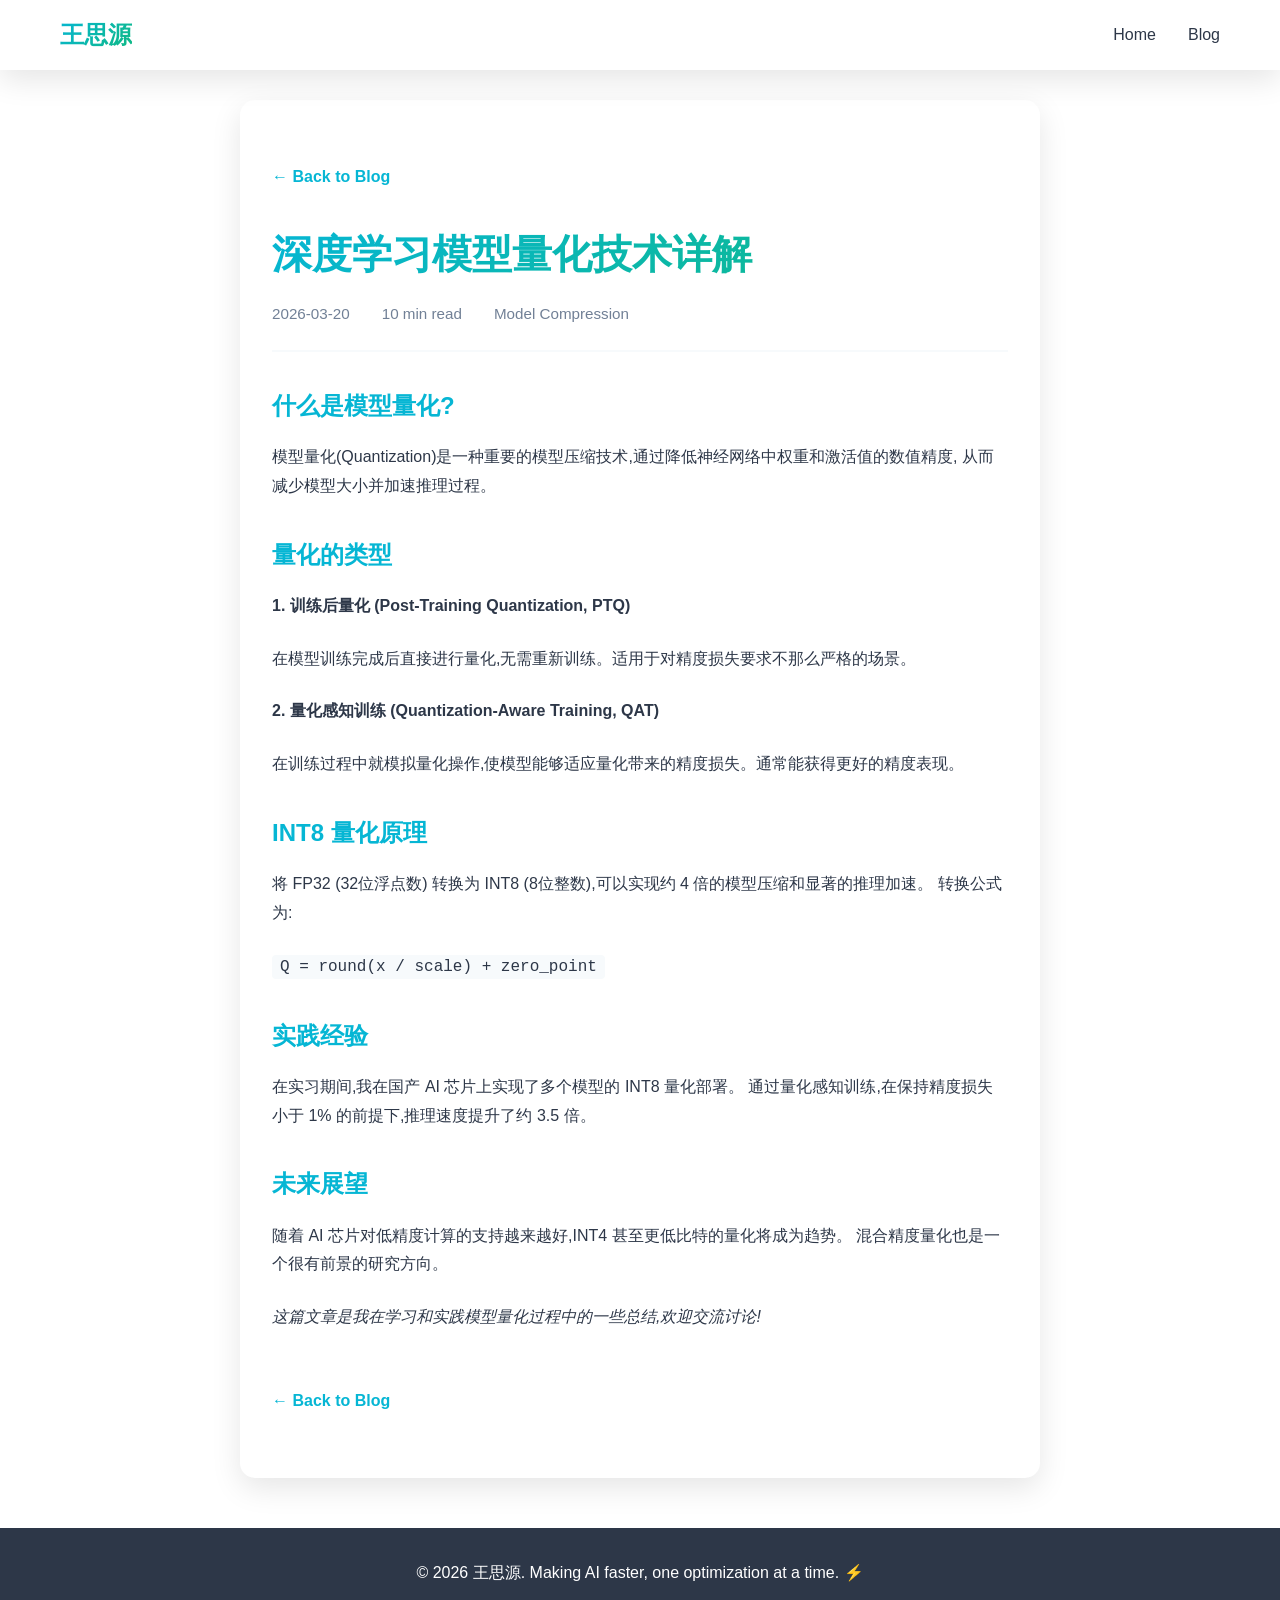
<file: blog/quantization.html>
<!DOCTYPE html>
<html lang="zh-CN">
<head>
    <meta charset="UTF-8">
    <meta name="viewport" content="width=device-width, initial-scale=1.0">
    <title>深度学习模型量化技术详解 | 王思源</title>
    <link rel="stylesheet" href="../styles.css">
    <style>
        .article {
            max-width: 800px;
            margin: 100px auto 50px;
            padding: 2rem;
            background: white;
            border-radius: 15px;
            box-shadow: var(--shadow);
        }
        .article-header {
            margin-bottom: 2rem;
            padding-bottom: 1.5rem;
            border-bottom: 2px solid var(--bg-light);
        }
        .article-title {
            font-size: 2.5rem;
            margin-bottom: 1rem;
            background: linear-gradient(135deg, var(--primary-color), var(--secondary-color));
            -webkit-background-clip: text;
            -webkit-text-fill-color: transparent;
        }
        .article-meta {
            color: var(--text-light);
            display: flex;
            gap: 2rem;
            font-size: 0.95rem;
        }
        .article-content {
            line-height: 1.8;
            color: var(--text-dark);
        }
        .article-content h2 {
            margin: 2rem 0 1rem;
            color: var(--primary-color);
        }
        .article-content p {
            margin-bottom: 1.5rem;
        }
        .article-content code {
            background: var(--bg-light);
            padding: 0.2rem 0.5rem;
            border-radius: 4px;
            font-family: 'Courier New', monospace;
        }
        .back-link {
            display: inline-block;
            margin: 2rem 0;
            color: var(--primary-color);
            text-decoration: none;
            font-weight: 600;
        }
        .back-link:hover {
            color: var(--secondary-color);
        }
    </style>
</head>
<body>
    <nav class="navbar">
        <div class="container">
            <div class="nav-brand">王思源</div>
            <ul class="nav-menu">
                <li><a href="../index.html#home" class="nav-link">Home</a></li>
                <li><a href="../index.html#blog" class="nav-link">Blog</a></li>
            </ul>
        </div>
    </nav>

    <div class="article container">
        <a href="../index.html#blog" class="back-link">← Back to Blog</a>
        
        <div class="article-header">
            <h1 class="article-title">深度学习模型量化技术详解</h1>
            <div class="article-meta">
                <span><i class="far fa-calendar"></i> 2026-03-20</span>
                <span><i class="far fa-clock"></i> 10 min read</span>
                <span><i class="fas fa-tag"></i> Model Compression</span>
            </div>
        </div>

        <div class="article-content">
            <h2>什么是模型量化?</h2>
            <p>
                模型量化(Quantization)是一种重要的模型压缩技术,通过降低神经网络中权重和激活值的数值精度,
                从而减少模型大小并加速推理过程。
            </p>

            <h2>量化的类型</h2>
            <p><strong>1. 训练后量化 (Post-Training Quantization, PTQ)</strong></p>
            <p>
                在模型训练完成后直接进行量化,无需重新训练。适用于对精度损失要求不那么严格的场景。
            </p>

            <p><strong>2. 量化感知训练 (Quantization-Aware Training, QAT)</strong></p>
            <p>
                在训练过程中就模拟量化操作,使模型能够适应量化带来的精度损失。通常能获得更好的精度表现。
            </p>

            <h2>INT8 量化原理</h2>
            <p>
                将 FP32 (32位浮点数) 转换为 INT8 (8位整数),可以实现约 4 倍的模型压缩和显著的推理加速。
                转换公式为:
            </p>
            <p><code>Q = round(x / scale) + zero_point</code></p>

            <h2>实践经验</h2>
            <p>
                在实习期间,我在国产 AI 芯片上实现了多个模型的 INT8 量化部署。
                通过量化感知训练,在保持精度损失小于 1% 的前提下,推理速度提升了约 3.5 倍。
            </p>

            <h2>未来展望</h2>
            <p>
                随着 AI 芯片对低精度计算的支持越来越好,INT4 甚至更低比特的量化将成为趋势。
                混合精度量化也是一个很有前景的研究方向。
            </p>

            <p><em>这篇文章是我在学习和实践模型量化过程中的一些总结,欢迎交流讨论!</em></p>
        </div>

        <a href="../index.html#blog" class="back-link">← Back to Blog</a>
    </div>

    <footer class="footer">
        <div class="container">
            <p>&copy; 2026 王思源. Making AI faster, one optimization at a time. ⚡</p>
        </div>
    </footer>
</body>
</html>
</file>
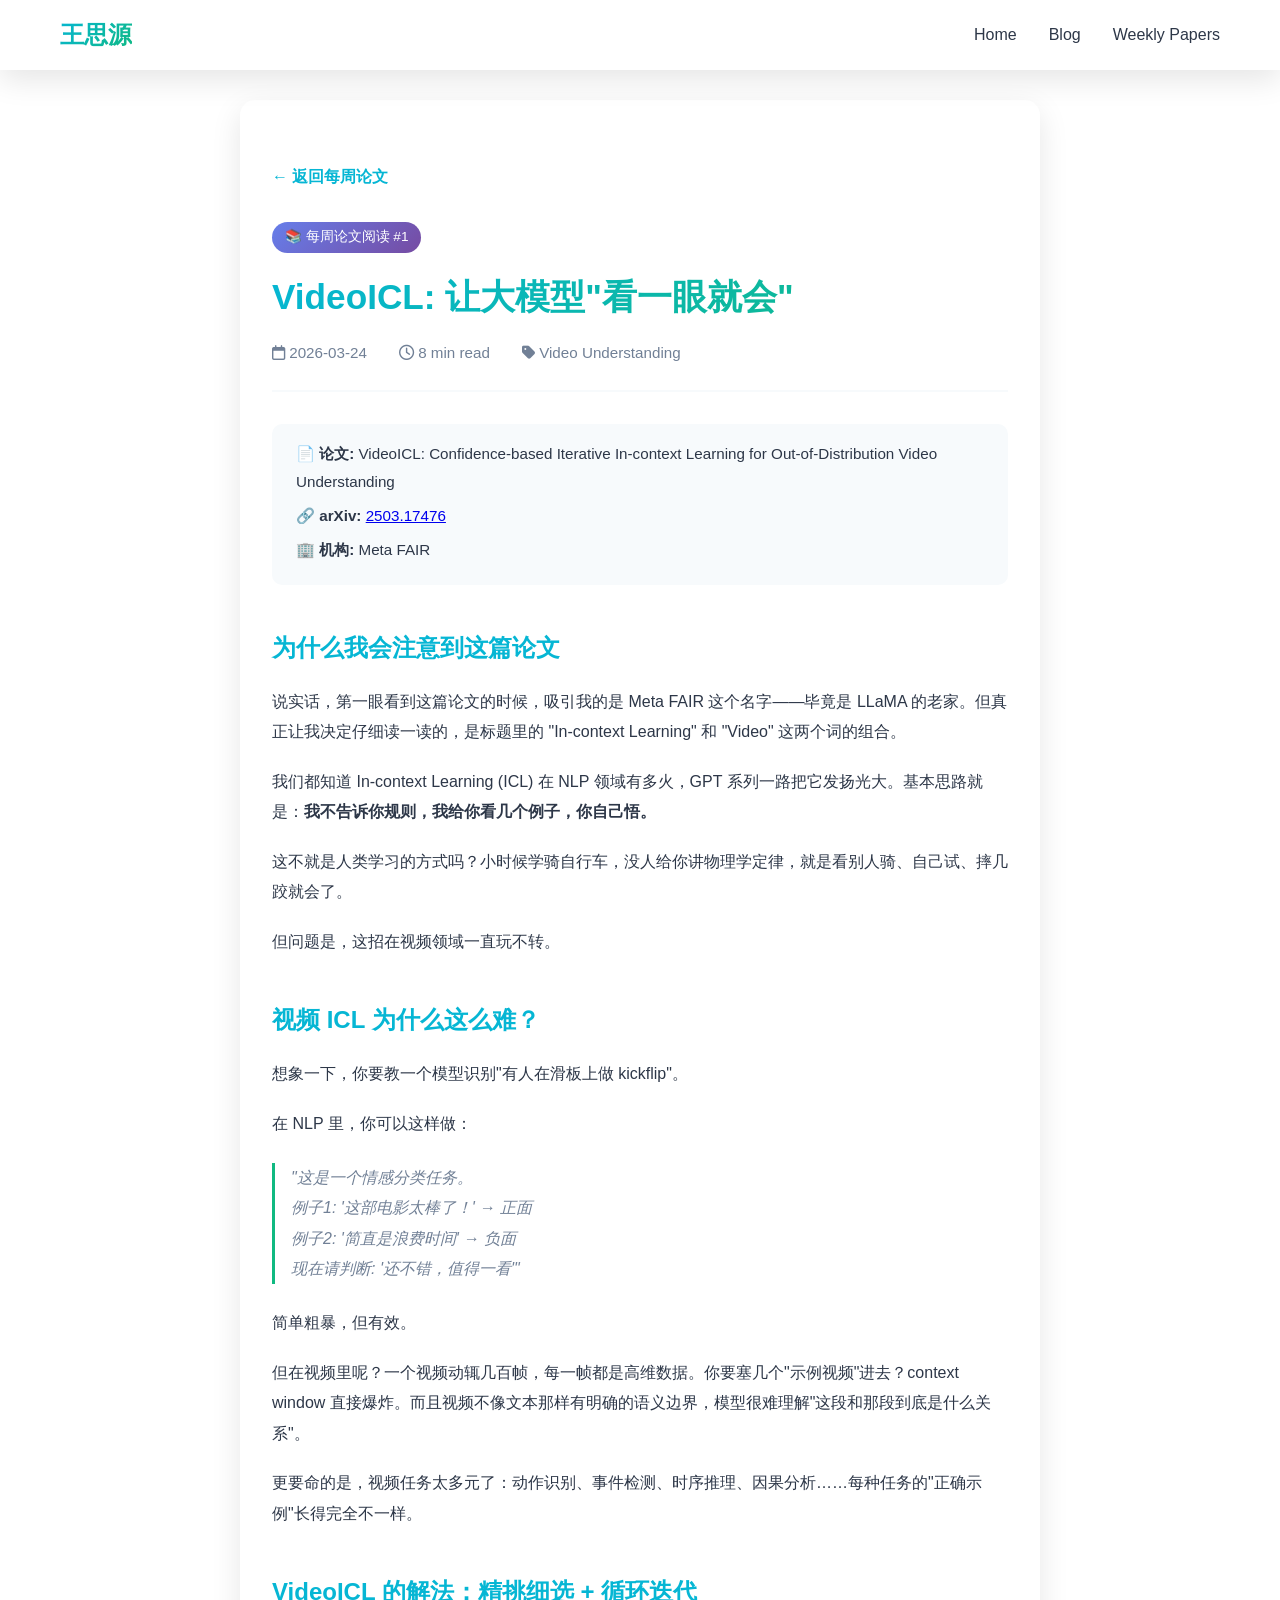
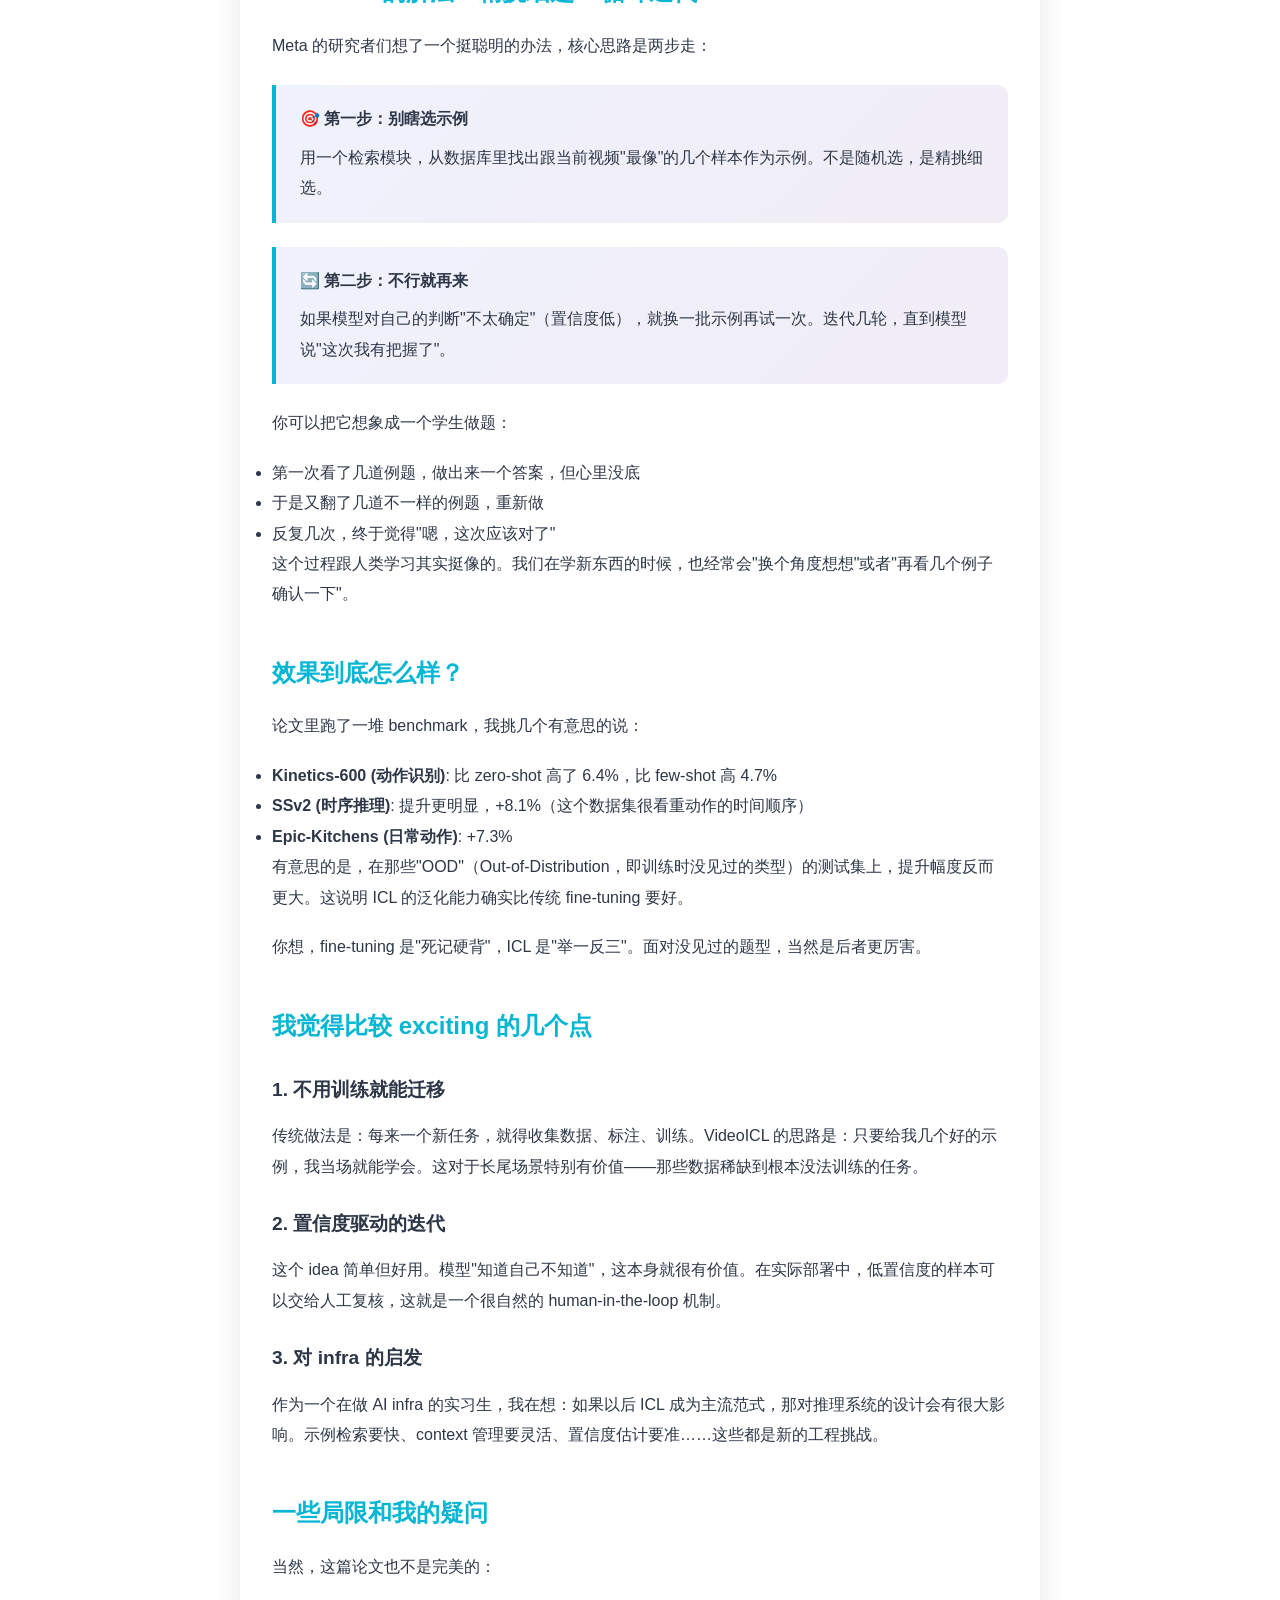
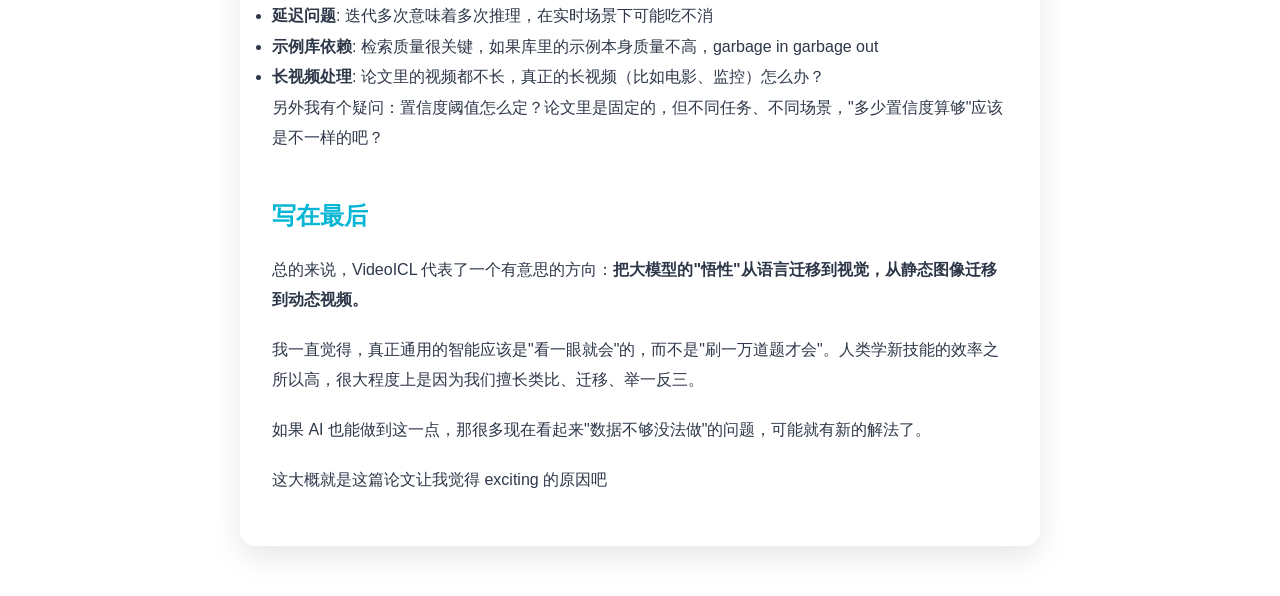
<file: blog/weekly-papers/videoicl.html>
<!DOCTYPE html>
<html lang="zh-CN">
<head>
    <meta charset="UTF-8">
    <meta name="viewport" content="width=device-width, initial-scale=1.0">
    <title>VideoICL: 让大模型"看一眼就会" | 每周论文阅读 | 王思源</title>
    <link rel="stylesheet" href="../../styles.css">
    <link rel="stylesheet" href="https://cdnjs.cloudflare.com/ajax/libs/font-awesome/6.4.0/css/all.min.css">
    <style>
        .article {
            max-width: 800px;
            margin: 100px auto 50px;
            padding: 2rem;
            background: white;
            border-radius: 15px;
            box-shadow: var(--shadow);
        }
        .article-header {
            margin-bottom: 2rem;
            padding-bottom: 1.5rem;
            border-bottom: 2px solid var(--bg-light);
        }
        .article-title {
            font-size: 2.2rem;
            margin-bottom: 1rem;
            background: linear-gradient(135deg, var(--primary-color), var(--secondary-color));
            -webkit-background-clip: text;
            -webkit-text-fill-color: transparent;
            background-clip: text;
        }
        .article-meta {
            color: var(--text-light);
            display: flex;
            gap: 2rem;
            flex-wrap: wrap;
            font-size: 0.95rem;
        }
        .article-content {
            line-height: 1.9;
            color: var(--text-dark);
        }
        .article-content h2 {
            margin: 2.5rem 0 1rem;
            color: var(--primary-color);
            font-size: 1.5rem;
        }
        .article-content h3 {
            margin: 1.5rem 0 0.8rem;
            color: var(--text-dark);
            font-size: 1.2rem;
        }
        .article-content p {
            margin-bottom: 1.2rem;
        }
        .article-content code {
            background: var(--bg-light);
            padding: 0.2rem 0.5rem;
            border-radius: 4px;
            font-family: 'Courier New', monospace;
            font-size: 0.9em;
        }
        .back-link {
            display: inline-block;
            margin: 2rem 0;
            color: var(--primary-color);
            text-decoration: none;
            font-weight: 600;
        }
        .back-link:hover {
            color: var(--secondary-color);
        }
        .highlight-box {
            background: linear-gradient(135deg, rgba(102, 126, 234, 0.1), rgba(118, 75, 162, 0.1));
            border-left: 4px solid var(--primary-color);
            padding: 1.2rem 1.5rem;
            margin: 1.5rem 0;
            border-radius: 0 10px 10px 0;
        }
        .highlight-box p {
            margin-bottom: 0.5rem;
        }
        .highlight-box p:last-child {
            margin-bottom: 0;
        }
        .paper-info {
            background: var(--bg-light);
            padding: 1rem 1.5rem;
            border-radius: 10px;
            margin: 1.5rem 0;
            font-size: 0.95rem;
        }
        .paper-info p {
            margin-bottom: 0.3rem;
        }
        .emoji-point {
            font-size: 1.1em;
        }
        blockquote {
            border-left: 3px solid var(--secondary-color);
            padding-left: 1rem;
            margin: 1.5rem 0;
            color: var(--text-light);
            font-style: italic;
        }
        .series-tag {
            display: inline-block;
            background: linear-gradient(135deg, #667eea, #764ba2);
            color: white;
            padding: 0.3rem 0.8rem;
            border-radius: 20px;
            font-size: 0.85rem;
            margin-bottom: 1rem;
        }
    </style>
</head>
<body>
    <nav class="navbar">
        <div class="container">
            <div class="nav-brand">王思源</div>
            <ul class="nav-menu">
                <li><a href="../../index.html#home" class="nav-link">Home</a></li>
                <li><a href="../../index.html#blog" class="nav-link">Blog</a></li>
                <li><a href="../../index.html#weekly-papers" class="nav-link">Weekly Papers</a></li>
            </ul>
        </div>
    </nav>

    <div class="article container">
        <a href="../../index.html#weekly-papers" class="back-link">← 返回每周论文</a>
        
        <div class="article-header">
            <span class="series-tag">📚 每周论文阅读 #1</span>
            <h1 class="article-title">VideoICL: 让大模型"看一眼就会"</h1>
            <div class="article-meta">
                <span><i class="far fa-calendar"></i> 2026-03-24</span>
                <span><i class="far fa-clock"></i> 8 min read</span>
                <span><i class="fas fa-tag"></i> Video Understanding</span>
            </div>
        </div>

        <div class="article-content">
            <div class="paper-info">
                <p><strong>📄 论文:</strong> VideoICL: Confidence-based Iterative In-context Learning for Out-of-Distribution Video Understanding</p>
                <p><strong>🔗 arXiv:</strong> <a href="https://arxiv.org/abs/2503.17476" target="_blank">2503.17476</a></p>
                <p><strong>🏢 机构:</strong> Meta FAIR</p>
            </div>

            <h2>为什么我会注意到这篇论文</h2>
            
            <p>说实话，第一眼看到这篇论文的时候，吸引我的是 Meta FAIR 这个名字——毕竟是 LLaMA 的老家。但真正让我决定仔细读一读的，是标题里的 "In-context Learning" 和 "Video" 这两个词的组合。</p>
            
            <p>我们都知道 In-context Learning (ICL) 在 NLP 领域有多火，GPT 系列一路把它发扬光大。基本思路就是：<strong>我不告诉你规则，我给你看几个例子，你自己悟。</strong></p>
            
            <p>这不就是人类学习的方式吗？小时候学骑自行车，没人给你讲物理学定律，就是看别人骑、自己试、摔几跤就会了。</p>
            
            <p>但问题是，这招在视频领域一直玩不转。</p>

            <h2>视频 ICL 为什么这么难？</h2>
            
            <p>想象一下，你要教一个模型识别"有人在滑板上做 kickflip"。</p>
            
            <p>在 NLP 里，你可以这样做：</p>
            <blockquote>
                "这是一个情感分类任务。<br>
                例子1: '这部电影太棒了！' → 正面<br>
                例子2: '简直是浪费时间' → 负面<br>
                现在请判断: '还不错，值得一看'"
            </blockquote>
            
            <p>简单粗暴，但有效。</p>
            
            <p>但在视频里呢？一个视频动辄几百帧，每一帧都是高维数据。你要塞几个"示例视频"进去？context window 直接爆炸。而且视频不像文本那样有明确的语义边界，模型很难理解"这段和那段到底是什么关系"。</p>
            
            <p>更要命的是，视频任务太多元了：动作识别、事件检测、时序推理、因果分析……每种任务的"正确示例"长得完全不一样。</p>

            <h2>VideoICL 的解法：精挑细选 + 循环迭代</h2>
            
            <p>Meta 的研究者们想了一个挺聪明的办法，核心思路是两步走：</p>
            
            <div class="highlight-box">
                <p><strong>🎯 第一步：别瞎选示例</strong></p>
                <p>用一个检索模块，从数据库里找出跟当前视频"最像"的几个样本作为示例。不是随机选，是精挑细选。</p>
            </div>
            
            <div class="highlight-box">
                <p><strong>🔄 第二步：不行就再来</strong></p>
                <p>如果模型对自己的判断"不太确定"（置信度低），就换一批示例再试一次。迭代几轮，直到模型说"这次我有把握了"。</p>
            </div>
            
            <p>你可以把它想象成一个学生做题：</p>
            <ul>
                <li>第一次看了几道例题，做出来一个答案，但心里没底</li>
                <li>于是又翻了几道不一样的例题，重新做</li>
                <li>反复几次，终于觉得"嗯，这次应该对了"</li>
            </ul>
            
            <p>这个过程跟人类学习其实挺像的。我们在学新东西的时候，也经常会"换个角度想想"或者"再看几个例子确认一下"。</p>

            <h2>效果到底怎么样？</h2>
            
            <p>论文里跑了一堆 benchmark，我挑几个有意思的说：</p>
            
            <ul>
                <li><strong>Kinetics-600 (动作识别)</strong>: 比 zero-shot 高了 6.4%，比 few-shot 高 4.7%</li>
                <li><strong>SSv2 (时序推理)</strong>: 提升更明显，+8.1%（这个数据集很看重动作的时间顺序）</li>
                <li><strong>Epic-Kitchens (日常动作)</strong>: +7.3%</li>
            </ul>
            
            <p>有意思的是，在那些"OOD"（Out-of-Distribution，即训练时没见过的类型）的测试集上，提升幅度反而更大。这说明 ICL 的泛化能力确实比传统 fine-tuning 要好。</p>
            
            <p>你想，fine-tuning 是"死记硬背"，ICL 是"举一反三"。面对没见过的题型，当然是后者更厉害。</p>

            <h2>我觉得比较 exciting 的几个点</h2>
            
            <h3>1. 不用训练就能迁移</h3>
            <p>传统做法是：每来一个新任务，就得收集数据、标注、训练。VideoICL 的思路是：只要给我几个好的示例，我当场就能学会。这对于长尾场景特别有价值——那些数据稀缺到根本没法训练的任务。</p>
            
            <h3>2. 置信度驱动的迭代</h3>
            <p>这个 idea 简单但好用。模型"知道自己不知道"，这本身就很有价值。在实际部署中，低置信度的样本可以交给人工复核，这就是一个很自然的 human-in-the-loop 机制。</p>
            
            <h3>3. 对 infra 的启发</h3>
            <p>作为一个在做 AI infra 的实习生，我在想：如果以后 ICL 成为主流范式，那对推理系统的设计会有很大影响。示例检索要快、context 管理要灵活、置信度估计要准……这些都是新的工程挑战。</p>

            <h2>一些局限和我的疑问</h2>
            
            <p>当然，这篇论文也不是完美的：</p>
            
            <ul>
                <li><strong>延迟问题</strong>: 迭代多次意味着多次推理，在实时场景下可能吃不消</li>
                <li><strong>示例库依赖</strong>: 检索质量很关键，如果库里的示例本身质量不高，garbage in garbage out</li>
                <li><strong>长视频处理</strong>: 论文里的视频都不长，真正的长视频（比如电影、监控）怎么办？</li>
            </ul>
            
            <p>另外我有个疑问：置信度阈值怎么定？论文里是固定的，但不同任务、不同场景，"多少置信度算够"应该是不一样的吧？</p>

            <h2>写在最后</h2>
            
            <p>总的来说，VideoICL 代表了一个有意思的方向：<strong>把大模型的"悟性"从语言迁移到视觉，从静态图像迁移到动态视频。</strong></p>
            
            <p>我一直觉得，真正通用的智能应该是"看一眼就会"的，而不是"刷一万道题才会"。人类学新技能的效率之所以高，很大程度上是因为我们擅长类比、迁移、举一反三。</p>
            
            <p>如果 AI 也能做到这一点，那很多现在看起来"数据不够没法做"的问题，可能就有新的解法了。</p>
            
            <p>这大概就是这篇论文让我觉得 exciting 的原因吧
</file>
<file: styles.css>
/* Reset & Base Styles */
* {
    margin: 0;
    padding: 0;
    box-sizing: border-box;
}

:root {
    --primary-color: #06b6d4;
    --secondary-color: #10b981;
    --accent-color: #34d399;
    --text-dark: #2d3748;
    --text-light: #718096;
    --bg-light: #f7fafc;
    --bg-white: #ffffff;
    --shadow: 0 10px 30px rgba(0, 0, 0, 0.1);
    --transition: all 0.3s ease;
}

html {
    scroll-behavior: smooth;
}

body {
    font-family: -apple-system, BlinkMacSystemFont, 'Segoe UI', Roboto, 'Helvetica Neue', Arial, sans-serif;
    line-height: 1.6;
    color: var(--text-dark);
    overflow-x: hidden;
}

.container {
    max-width: 1200px;
    margin: 0 auto;
    padding: 0 20px;
}

/* Navigation */
.navbar {
    position: fixed;
    top: 0;
    width: 100%;
    background: rgba(255, 255, 255, 0.95);
    backdrop-filter: blur(10px);
    box-shadow: var(--shadow);
    z-index: 1000;
    transition: var(--transition);
}

.navbar .container {
    display: flex;
    justify-content: space-between;
    align-items: center;
    padding: 1rem 20px;
}

.nav-brand {
    font-size: 1.5rem;
    font-weight: 700;
    background: linear-gradient(135deg, var(--primary-color), var(--secondary-color));
    -webkit-background-clip: text;
    -webkit-text-fill-color: transparent;
    background-clip: text;
}

.nav-menu {
    display: flex;
    list-style: none;
    gap: 2rem;
}

.nav-link {
    text-decoration: none;
    color: var(--text-dark);
    font-weight: 500;
    transition: var(--transition);
    position: relative;
}

.nav-link::after {
    content: '';
    position: absolute;
    bottom: -5px;
    left: 0;
    width: 0;
    height: 2px;
    background: var(--primary-color);
    transition: var(--transition);
}

.nav-link:hover::after {
    width: 100%;
}

.hamburger {
    display: none;
    flex-direction: column;
    cursor: pointer;
    gap: 5px;
}

.hamburger span {
    width: 25px;
    height: 3px;
    background: var(--text-dark);
    border-radius: 3px;
    transition: var(--transition);
}

/* Hero Section */
.hero {
    min-height: 100vh;
    display: flex;
    align-items: center;
    justify-content: center;
    background: linear-gradient(135deg, #06b6d4 0%, #10b981 100%);
    position: relative;
    padding: 2rem;
}

.hero-content {
    text-align: center;
    color: white;
    z-index: 1;
}

.hero-title {
    font-size: clamp(2.5rem, 8vw, 4.5rem);
    margin-bottom: 1rem;
    animation: fadeInUp 1s ease;
}

.gradient-text {
    background: linear-gradient(45deg, #fff, #34d399);
    -webkit-background-clip: text;
    -webkit-text-fill-color: transparent;
    background-clip: text;
}

.hero-subtitle {
    font-size: clamp(1.2rem, 3vw, 1.8rem);
    margin-bottom: 2rem;
    opacity: 0.9;
    min-height: 2.5rem;
}

.typing-text::after {
    content: '|';
    animation: blink 0.7s infinite;
}

@keyframes blink {
    0%, 100% { opacity: 1; }
    50% { opacity: 0; }
}

.hero-buttons {
    display: flex;
    gap: 1rem;
    justify-content: center;
    margin-bottom: 2rem;
}

.btn {
    padding: 0.8rem 2rem;
    border-radius: 50px;
    text-decoration: none;
    font-weight: 600;
    transition: var(--transition);
    display: inline-block;
}

.btn-primary {
    background: white;
    color: var(--primary-color);
}

.btn-primary:hover {
    transform: translateY(-3px);
    box-shadow: 0 10px 25px rgba(0, 0, 0, 0.2);
}

.btn-secondary {
    background: transparent;
    color: white;
    border: 2px solid white;
}

.btn-secondary:hover {
    background: white;
    color: var(--primary-color);
}

.social-links {
    display: flex;
    gap: 1.5rem;
    justify-content: center;
    font-size: 1.5rem;
}

.social-links a {
    color: white;
    transition: var(--transition);
}

.social-links a:hover {
    transform: translateY(-5px);
}

.scroll-indicator {
    position: absolute;
    bottom: 2rem;
    left: 50%;
    transform: translateX(-50%);
    color: white;
    text-align: center;
    animation: bounce 2s infinite;
}

@keyframes bounce {
    0%, 100% { transform: translate(-50%, 0); }
    50% { transform: translate(-50%, 10px); }
}

@keyframes fadeInUp {
    from {
        opacity: 0;
        transform: translateY(30px);
    }
    to {
        opacity: 1;
        transform: translateY(0);
    }
}

/* Sections */
section {
    padding: 5rem 0;
}

.section-title {
    font-size: 2.5rem;
    text-align: center;
    margin-bottom: 3rem;
    position: relative;
}

.section-title::after {
    content: '';
    display: block;
    width: 60px;
    height: 4px;
    background: linear-gradient(135deg, var(--primary-color), var(--secondary-color));
    margin: 1rem auto;
    border-radius: 2px;
}

/* About Section */
.about {
    background: var(--bg-light);
}

.about-content {
    display: grid;
    grid-template-columns: 1fr 1fr;
    gap: 3rem;
    align-items: start;
}

.about-text .lead {
    font-size: 1.3rem;
    color: var(--primary-color);
    margin-bottom: 1rem;
}

.about-text p {
    margin-bottom: 1.5rem;
    color: var(--text-light);
    line-height: 1.8;
}

.stats {
    display: grid;
    grid-template-columns: repeat(3, 1fr);
    gap: 2rem;
    margin-top: 2rem;
}

.stat-item {
    text-align: center;
    padding: 1.5rem;
    background: white;
    border-radius: 10px;
    box-shadow: var(--shadow);
}

.stat-item h3 {
    font-size: 0.9rem;
    text-transform: uppercase;
    color: var(--text-light);
    margin-bottom: 0.5rem;
}

.stat-item p {
    font-size: 1.2rem;
    font-weight: 700;
    color: var(--primary-color);
}

.skills-grid {
    display: flex;
    flex-direction: column;
    gap: 1.5rem;
}

.skill-category {
    background: white;
    padding: 1.5rem;
    border-radius: 10px;
    box-shadow: var(--shadow);
}

.skill-category h3 {
    margin-bottom: 1rem;
    color: var(--text-dark);
}

.skill-category h3 i {
    color: var(--primary-color);
    margin-right: 0.5rem;
}

.skill-tags {
    display: flex;
    flex-wrap: wrap;
    gap: 0.5rem;
}

.skill-tag {
    padding: 0.4rem 1rem;
    background: linear-gradient(135deg, var(--primary-color), var(--secondary-color));
    color: white;
    border-radius: 20px;
    font-size: 0.9rem;
    font-weight: 500;
}

/* Blog Section */
.blog {
    background: white;
}

.blog-grid {
    display: grid;
    grid-template-columns: repeat(auto-fit, minmax(300px, 1fr));
    gap: 2rem;
}

.blog-card {
    background: white;
    border-radius: 15px;
    overflow: hidden;
    box-shadow: var(--shadow);
    transition: var(--transition);
}

.blog-card:hover {
    transform: translateY(-10px);
    box-shadow: 0 20px 40px rgba(0, 0, 0, 0.15);
}

.blog-image {
    height: 200px;
    background-size: cover;
    background-position: center;
}

.blog-content {
    padding: 1.5rem;
}

.blog-tag {
    display: inline-block;
    padding: 0.3rem 0.8rem;
    background: var(--bg-light);
    color: var(--primary-color);
    border-radius: 15px;
    font-size: 0.8rem;
    font-weight: 600;
    margin-bottom: 1rem;
}

.blog-card h3 {
    margin-bottom: 0.8rem;
    font-size: 1.3rem;
}

.blog-card p {
    color: var(--text-light);
    margin-bottom: 1rem;
    line-height: 1.6;
}

.blog-meta {
    display: flex;
    gap: 1.5rem;
    font-size: 0.85rem;
    color: var(--text-light);
    margin-bottom: 1rem;
}

.blog-meta i {
    margin-right: 0.3rem;
}

.read-more {
    color: var(--primary-color);
    text-decoration: none;
    font-weight: 600;
    transition: var(--transition);
}

.read-more:hover {
    color: var(--secondary-color);
}

/* Projects Section */
.projects {
    background: var(--bg-light);
}

.projects-grid {
    display: grid;
    gap: 2rem;
}

.github-stats {
    display: flex;
    gap: 2rem;
    flex-wrap: wrap;
    justify-content: center;
    margin-bottom: 2rem;
}

.github-stats img {
    border-radius: 10px;
    box-shadow: var(--shadow);
}

.project-list {
    display: grid;
    grid-template-columns: repeat(auto-fit, minmax(300px, 1fr));
    gap: 2rem;
}

.project-card {
    background: white;
    padding: 2rem;
    border-radius: 15px;
    box-shadow: var(--shadow);
    transition: var(--transition);
}

.project-card:hover {
    transform: translateY(-5px);
    box-shadow: 0 15px 35px rgba(0, 0, 0, 0.15);
}

.project-header {
    display: flex;
    justify-content: space-between;
    align-items: center;
    margin-bottom: 1rem;
}

.project-header h3 {
    color: var(--text-dark);
}

.project-header h3 i {
    color: var(--primary-color);
    margin-right: 0.5rem;
}

.project-stars {
    color: var(--text-light);
}

.project-stars i {
    color: #f1c40f;
}

.project-card p {
    color: var(--text-light);
    margin-bottom: 1rem;
    line-height: 1.6;
}

.project-tags {
    display: flex;
    flex-wrap: wrap;
    gap: 0.5rem;
}

.tag {
    padding: 0.3rem 0.8rem;
    background: var(--bg-light);
    border-radius: 15px;
    font-size: 0.85rem;
    color: var(--text-dark);
}

/* Contact Section */
.contact {
    background: white;
}

.contact-content {
    max-width: 600px;
    margin: 0 auto;
}

.contact-info {
    display: flex;
    flex-direction: column;
    gap: 2rem;
}

.contact-item {
    display: flex;
    align-items: center;
    gap: 1.5rem;
    padding: 1.5rem;
    background: var(--bg-light);
    border-radius: 10px;
    transition: var(--transition);
}

.contact-item:hover {
    background: white;
    box-shadow: var(--shadow);
}

.contact-item i {
    font-size: 2rem;
    color: var(--primary-color);
}

.contact-item h3 {
    margin-bottom: 0.3rem;
    font-size: 1rem;
    color: var(--text-light);
}

.contact-item a {
    color: var(--primary-color);
    text-decoration: none;
    font-weight: 600;
}

.contact-item a:hover {
    color: var(--secondary-color);
}

/* Footer */
.footer {
    background: var(--text-dark);
    color: white;
    text-align: center;
    padding: 2rem;
}

/* Responsive */
@media (max-width: 768px) {
    .hamburger {
        display: flex;
    }

    .nav-menu {
        display: none;
    }

    .about-content,
    .stats {
        grid-template-columns: 1fr;
    }

    .hero-buttons {
        flex-direction: column;
        align-items: center;
    }

    .github-stats {
        flex-direction: column;
    }
}
</file>
